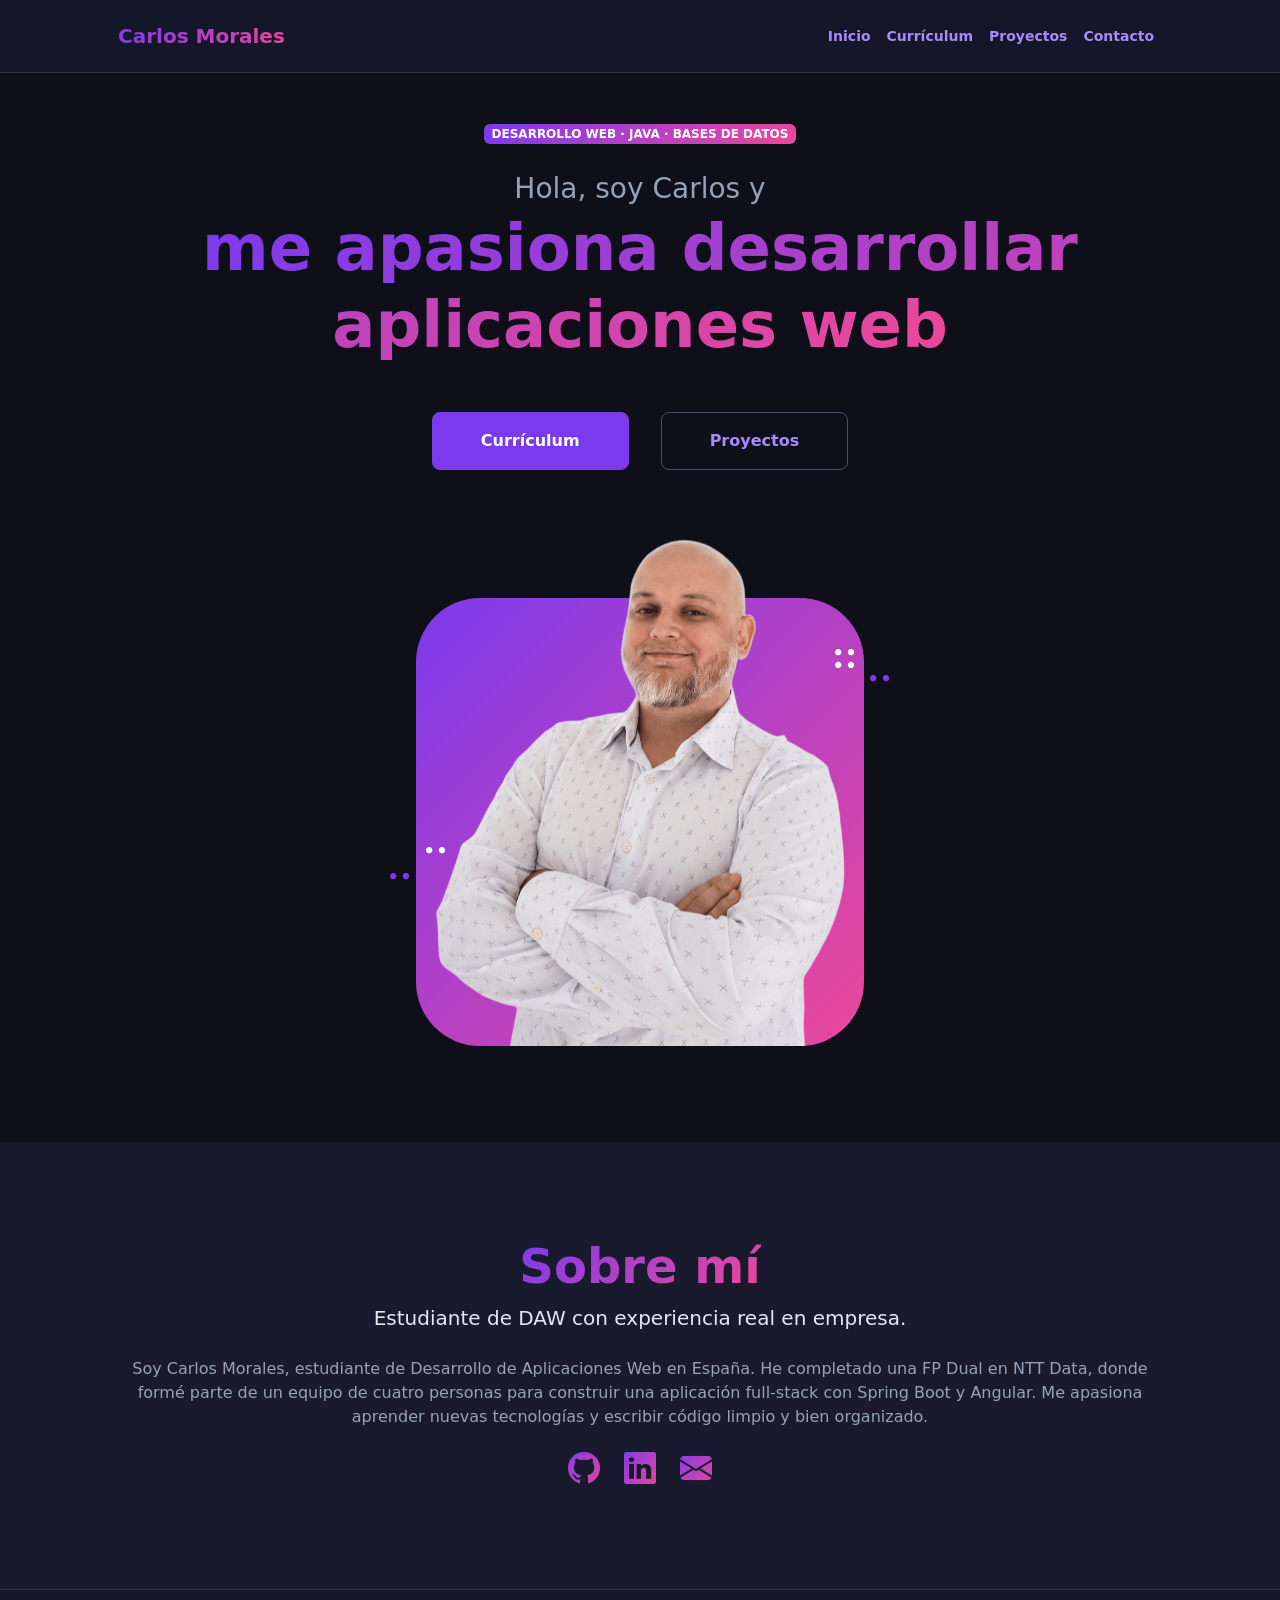
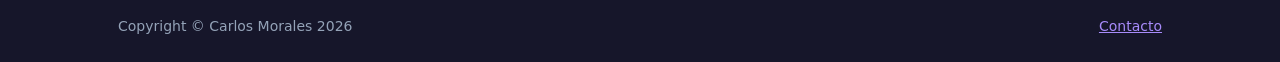
<file: index.html>
<!DOCTYPE html>
<html lang="es">
    <head>
        <meta charset="utf-8" />
        <meta name="viewport" content="width=device-width, initial-scale=1, shrink-to-fit=no" />
        <meta name="description" content="Portfolio de Carlos Morales, estudiante de DAW" />
        <meta name="author" content="Carlos Morales" />
        <title>Carlos Morales — Portfolio</title>
        <link rel="icon" type="image/x-icon" href="assets/favicon.ico" />
        <link rel="preconnect" href="https://fonts.googleapis.com" />
        <link rel="preconnect" href="https://fonts.gstatic.com" crossorigin />
        <link href="https://fonts.googleapis.com/css2?family=Plus+Jakarta+Sans:wght@100;200;300;400;500;600;700;800;900&display=swap" rel="stylesheet" />
        <link href="https://cdn.jsdelivr.net/npm/bootstrap-icons@1.8.1/font/bootstrap-icons.css" rel="stylesheet" />
        <link href="https://cdn.jsdelivr.net/npm/bootstrap@5.2.3/dist/css/bootstrap.min.css" rel="stylesheet" />
        <link href="css/styles.css" rel="stylesheet" />
    </head>
    <body class="d-flex flex-column h-100">
        <main class="flex-shrink-0">

            <nav class="navbar navbar-expand-lg navbar-light bg-white py-3">
                <div class="container px-5">
                    <a class="navbar-brand" href="index.html"><span class="fw-bolder text-primary">Carlos Morales</span></a>
                    <button class="navbar-toggler" type="button" data-bs-toggle="collapse" data-bs-target="#navbarSupportedContent" aria-controls="navbarSupportedContent" aria-expanded="false" aria-label="Toggle navigation"><span class="navbar-toggler-icon"></span></button>
                    <div class="collapse navbar-collapse" id="navbarSupportedContent">
                        <ul class="navbar-nav ms-auto mb-2 mb-lg-0 small fw-bolder">
                            <li class="nav-item"><a class="nav-link" href="index.html">Inicio</a></li>
                            <li class="nav-item"><a class="nav-link" href="resume.html">Currículum</a></li>
                            <li class="nav-item"><a class="nav-link" href="projects.html">Proyectos</a></li>
                            <li class="nav-item"><a class="nav-link" href="contact.html">Contacto</a></li>
                        </ul>
                    </div>
                </div>
            </nav>

            <header class="py-5">
                <div class="container px-5 pb-5">
                    <div class="row gx-5 align-items-center">
                        <div class="col-xxl-5">
                            <div class="text-center text-xxl-start">
                                <div class="badge bg-gradient-primary-to-secondary text-white mb-4">
                                    <div class="text-uppercase">Desarrollo Web &middot; Java &middot; Bases de Datos</div>
                                </div>
                                <div class="fs-3 fw-light text-muted">Hola, soy Carlos y</div>
                                <h1 class="display-3 fw-bolder mb-5"><span class="text-gradient d-inline">me apasiona desarrollar aplicaciones web</span></h1>
                                <div class="d-grid gap-3 d-sm-flex justify-content-sm-center justify-content-xxl-start mb-3">
                                    <a class="btn btn-primary btn-lg px-5 py-3 me-sm-3 fs-6 fw-bolder" href="resume.html">Currículum</a>
                                    <a class="btn btn-outline-dark btn-lg px-5 py-3 fs-6 fw-bolder" href="projects.html">Proyectos</a>
                                </div>
                            </div>
                        </div>
                        <div class="col-xxl-7">
                            <div class="d-flex justify-content-center mt-5 mt-xxl-0">
                                <div class="profile bg-gradient-primary-to-secondary">
                                    <img class="profile-img" src="assets/profile.png" alt="Carlos Morales" />
                                    <div class="dots-1">
                                        <svg version="1.1" xmlns="http://www.w3.org/2000/svg" xmlns:xlink="http://www.w3.org/1999/xlink" x="0px" y="0px" viewBox="0 0 191.6 1215.4" style="enable-background: new 0 0 191.6 1215.4" xml:space="preserve"><g transform="translate(0.000000,1280.000000) scale(0.100000,-0.100000)"><path d="M227.7,12788.6c-105-35-200-141-222-248c-43-206,163-412,369-369c155,32,275,190,260,339c-11,105-90,213-190,262C383.7,12801.6,289.7,12808.6,227.7,12788.6z"></path><path d="M1507.7,12788.6c-151-50-253-216-222-362c25-119,136-230,254-255c194-41,395,142,375,339c-11,105-90,213-190,262C1663.7,12801.6,1569.7,12808.6,1507.7,12788.6z"></path><path d="M227.7,11508.6c-105-35-200-141-222-248c-43-206,163-412,369-369c155,32,275,190,260,339c-11,105-90,213-190,262C383.7,11521.6,289.7,11528.6,227.7,11508.6z"></path><path d="M1507.7,11508.6c-151-50-253-216-222-362c25-119,136-230,254-255c194-41,395,142,375,339c-11,105-90,213-190,262C1663.7,11521.6,1569.7,11528.6,1507.7,11508.6z"></path></g></svg>
                                    </div>
                                    <div class="dots-2">
                                        <svg version="1.1" xmlns="http://www.w3.org/2000/svg" xmlns:xlink="http://www.w3.org/1999/xlink" x="0px" y="0px" viewBox="0 0 191.6 1215.4" style="enable-background: new 0 0 191.6 1215.4" xml:space="preserve"><g transform="translate(0.000000,1280.000000) scale(0.100000,-0.100000)"><path d="M227.7,12788.6c-105-35-200-141-222-248c-43-206,163-412,369-369c155,32,275,190,260,339c-11,105-90,213-190,262C383.7,12801.6,289.7,12808.6,227.7,12788.6z"></path><path d="M1507.7,12788.6c-151-50-253-216-222-362c25-119,136-230,254-255c194-41,395,142,375,339c-11,105-90,213-190,262C1663.7,12801.6,1569.7,12808.6,1507.7,12788.6z"></path></g></svg>
                                    </div>
                                    <div class="dots-3">
                                        <svg version="1.1" xmlns="http://www.w3.org/2000/svg" xmlns:xlink="http://www.w3.org/1999/xlink" x="0px" y="0px" viewBox="0 0 191.6 1215.4" style="enable-background: new 0 0 191.6 1215.4" xml:space="preserve"><g transform="translate(0.000000,1280.000000) scale(0.100000,-0.100000)"><path d="M227.7,12788.6c-105-35-200-141-222-248c-43-206,163-412,369-369c155,32,275,190,260,339c-11,105-90,213-190,262C383.7,12801.6,289.7,12808.6,227.7,12788.6z"></path><path d="M1507.7,12788.6c-151-50-253-216-222-362c25-119,136-230,254-255c194-41,395,142,375,339c-11,105-90,213-190,262C1663.7,12801.6,1569.7,12808.6,1507.7,12788.6z"></path></g></svg>
                                    </div>
                                    <div class="dots-4">
                                        <svg version="1.1" xmlns="http://www.w3.org/2000/svg" xmlns:xlink="http://www.w3.org/1999/xlink" x="0px" y="0px" viewBox="0 0 191.6 1215.4" style="enable-background: new 0 0 191.6 1215.4" xml:space="preserve"><g transform="translate(0.000000,1280.000000) scale(0.100000,-0.100000)"><path d="M227.7,12788.6c-105-35-200-141-222-248c-43-206,163-412,369-369c155,32,275,190,260,339c-11,105-90,213-190,262C383.7,12801.6,289.7,12808.6,227.7,12788.6z"></path><path d="M1507.7,12788.6c-151-50-253-216-222-362c25-119,136-230,254-255c194-41,395,142,375,339c-11,105-90,213-190,262C1663.7,12801.6,1569.7,12808.6,1507.7,12788.6z"></path></g></svg>
                                    </div>
                                </div>
                            </div>
                        </div>
                    </div>
                </div>
            </header>

            <section class="bg-light py-5">
                <div class="container px-5">
                    <div class="row gx-5 justify-content-center">
                        <div class="col-xxl-8">
                            <div class="text-center my-5">
                                <h2 class="display-5 fw-bolder"><span class="text-gradient d-inline">Sobre mí</span></h2>
                                <p class="lead fw-light mb-4">Estudiante de DAW con experiencia real en empresa.</p>
                                <p class="text-muted">
                                    Soy Carlos Morales, estudiante de Desarrollo de Aplicaciones Web en España.
                                    He completado una FP Dual en NTT Data, donde formé parte de un equipo de cuatro personas
                                    para construir una aplicación full-stack con Spring Boot y Angular.
                                    Me apasiona aprender nuevas tecnologías y escribir código limpio y bien organizado.
                                </p>
                                <div class="d-flex justify-content-center fs-2 gap-4">
                                    <a class="text-gradient" href="https://github.com/carlosmr14" target="_blank"><i class="bi bi-github"></i></a>
                                    <a class="text-gradient" href="https://www.linkedin.com/in/carlos-morales-ruiz-54906816a/" target="_blank"><i class="bi bi-linkedin"></i></a>
                                    <a class="text-gradient" href="mailto:carlosmr.1493@gmail.com"><i class="bi bi-envelope-fill"></i></a>
                                </div>
                            </div>
                        </div>
                    </div>
                </div>
            </section>

        </main>

        <footer class="bg-white py-4 mt-auto">
            <div class="container px-5">
                <div class="row align-items-center justify-content-between flex-column flex-sm-row">
                    <div class="col-auto"><div class="small m-0">Copyright &copy; Carlos Morales 2026</div></div>
                    <div class="col-auto">
                        <a class="small" href="contact.html">Contacto</a>
                    </div>
                </div>
            </div>
        </footer>

        <script src="https://cdn.jsdelivr.net/npm/bootstrap@5.2.3/dist/js/bootstrap.bundle.min.js"></script>
        <script src="js/scripts.js"></script>
        <button id="btn-arriba">
            <i class="bi bi-arrow-up"></i>
        </button>
    </body>
</html>
</file>
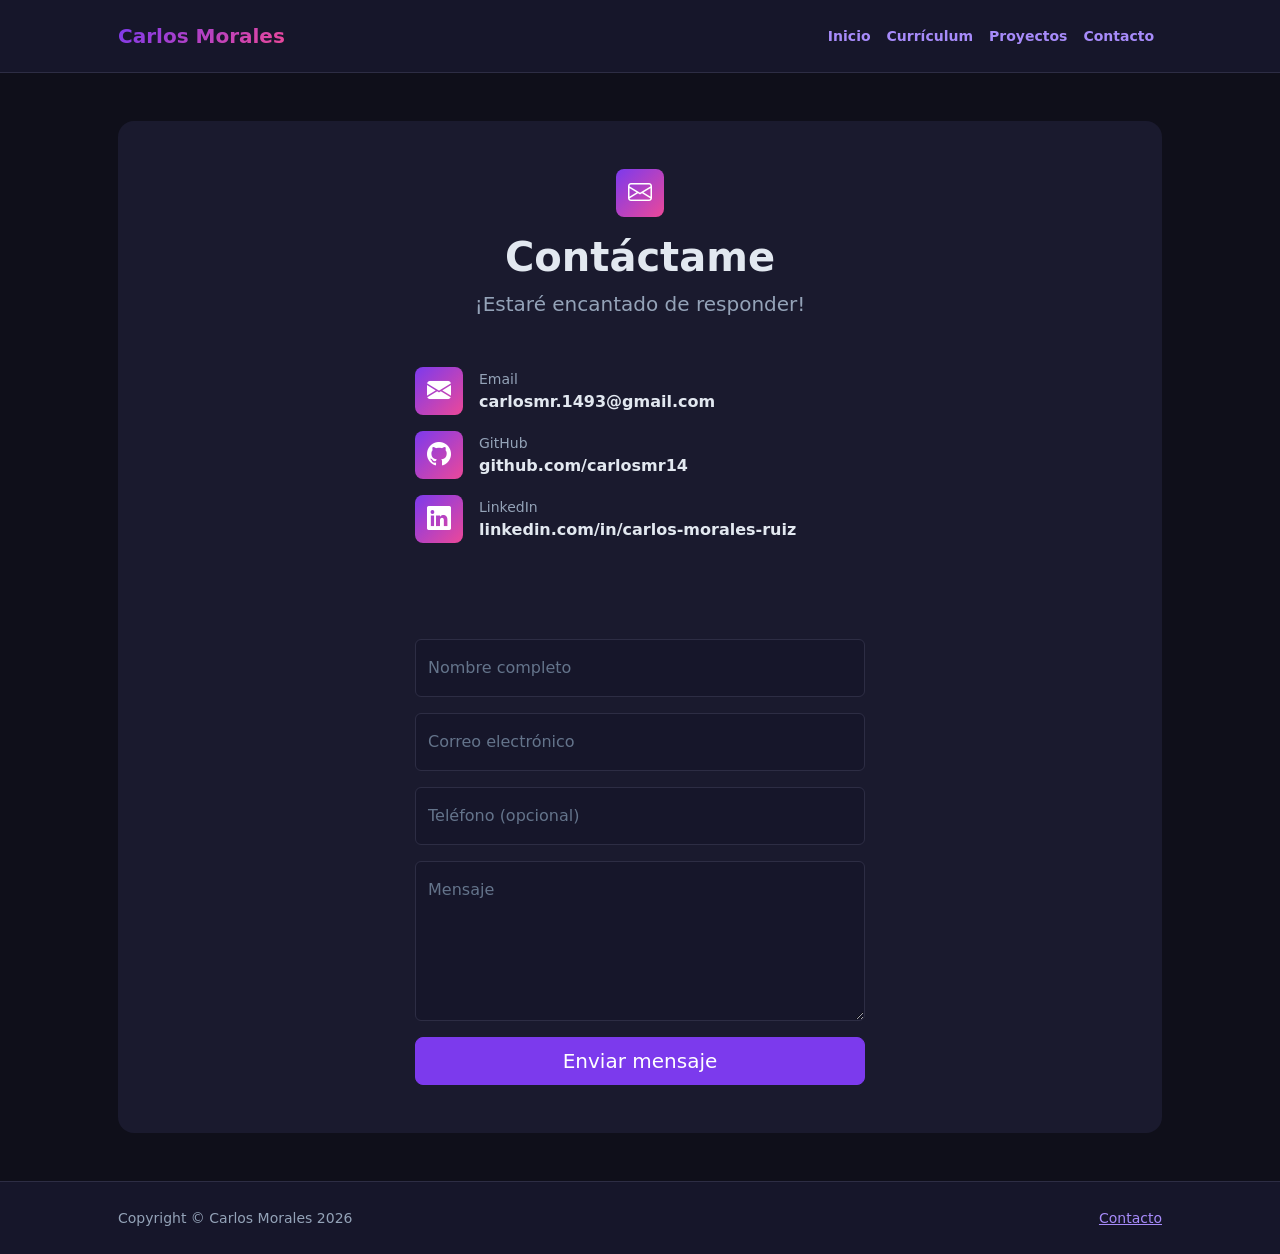
<file: contact.html>
<!DOCTYPE html>
<html lang="es">
    <head>
        <meta charset="utf-8" />
        <meta name="viewport" content="width=device-width, initial-scale=1, shrink-to-fit=no" />
        <meta name="description" content="Contacto — Carlos Morales" />
        <meta name="author" content="Carlos Morales" />
        <title>Contacto — Carlos Morales</title>
        <link rel="icon" type="image/x-icon" href="assets/favicon.ico" />
        <link rel="preconnect" href="https://fonts.googleapis.com" />
        <link rel="preconnect" href="https://fonts.gstatic.com" crossorigin />
        <link href="https://fonts.googleapis.com/css2?family=Plus+Jakarta+Sans:wght@100;200;300;400;500;600;700;800;900&display=swap" rel="stylesheet" />
        <link href="https://cdn.jsdelivr.net/npm/bootstrap-icons@1.8.1/font/bootstrap-icons.css" rel="stylesheet" />
        <link href="https://cdn.jsdelivr.net/npm/bootstrap@5.2.3/dist/css/bootstrap.min.css" rel="stylesheet" />
        <link href="css/styles.css" rel="stylesheet" />
    </head>
    <body class="d-flex flex-column">
        <main class="flex-shrink-0">

            <!-- Navbar -->
            <nav class="navbar navbar-expand-lg navbar-light bg-white py-3">
                <div class="container px-5">
                    <a class="navbar-brand" href="index.html"><span class="fw-bolder text-primary">Carlos Morales</span></a>
                    <button class="navbar-toggler" type="button" data-bs-toggle="collapse" data-bs-target="#navbarSupportedContent" aria-controls="navbarSupportedContent" aria-expanded="false" aria-label="Toggle navigation"><span class="navbar-toggler-icon"></span></button>
                    <div class="collapse navbar-collapse" id="navbarSupportedContent">
                        <ul class="navbar-nav ms-auto mb-2 mb-lg-0 small fw-bolder">
                            <li class="nav-item"><a class="nav-link" href="index.html">Inicio</a></li>
                            <li class="nav-item"><a class="nav-link" href="resume.html">Currículum</a></li>
                            <li class="nav-item"><a class="nav-link" href="projects.html">Proyectos</a></li>
                            <li class="nav-item"><a class="nav-link" href="contact.html">Contacto</a></li>
                        </ul>
                    </div>
                </div>
            </nav>

            <section class="py-5">
                <div class="container px-5">
                    <div class="bg-light rounded-4 py-5 px-4 px-md-5">
                        <div class="text-center mb-5">
                            <div class="feature bg-primary bg-gradient-primary-to-secondary text-white rounded-3 mb-3">
                                <i class="bi bi-envelope"></i>
                            </div>
                            <h1 class="fw-bolder">Contáctame</h1>
                            <p class="lead fw-normal text-muted mb-0">¡Estaré encantado de responder!</p>
                        </div>

                        <div class="row gx-5 justify-content-center mb-5">
                            <div class="col-lg-8 col-xl-6">
                                <div class="d-flex flex-column gap-3 mb-5">
                                    <div class="d-flex align-items-center gap-3">
                                        <div class="feature bg-primary bg-gradient-primary-to-secondary text-white rounded-3" style="width:48px;height:48px;display:flex;align-items:center;justify-content:center;flex-shrink:0;">
                                            <i class="bi bi-envelope-fill"></i>
                                        </div>
                                        <div>
                                            <div class="small text-muted">Email</div>
                                            <a href="mailto:carlosmr.1493@gmail.com" class="fw-bolder text-decoration-none" style="color:#e2e8f0 !important;">carlosmr.1493@gmail.com</a>
                                        </div>
                                    </div>
                                    <div class="d-flex align-items-center gap-3">
                                        <div class="feature bg-primary bg-gradient-primary-to-secondary text-white rounded-3" style="width:48px;height:48px;display:flex;align-items:center;justify-content:center;flex-shrink:0;">
                                            <i class="bi bi-github"></i>
                                        </div>
                                        <div>
                                            <div class="small text-muted">GitHub</div>
                                            <a href="https://github.com/carlosmr14" target="_blank" class="fw-bolder text-decoration-none" style="color:#e2e8f0 !important;">github.com/carlosmr14</a>
                                        </div>
                                    </div>
                                    <div class="d-flex align-items-center gap-3">
                                        <div class="feature bg-primary bg-gradient-primary-to-secondary text-white rounded-3" style="width:48px;height:48px;display:flex;align-items:center;justify-content:center;flex-shrink:0;">
                                            <i class="bi bi-linkedin"></i>
                                        </div>
                                        <div>
                                            <div class="small text-muted">LinkedIn</div>
                                            <a href="https://www.linkedin.com/in/carlos-morales-ruiz-54906816a/" target="_blank" class="fw-bolder text-decoration-none" style="color:#e2e8f0 !important;">linkedin.com/in/carlos-morales-ruiz</a>
                                        </div>
                                    </div>
                                </div>
                            </div>
                        </div>

                        <div class="row gx-5 justify-content-center">
                            <div class="col-lg-8 col-xl-6">
                                <form action="https://formspree.io/f/meewoyln" method="POST">
                                    <div class="form-floating mb-3">
                                        <input class="form-control" id="name" name="name" type="text" placeholder="Tu nombre" required />
                                        <label for="name">Nombre completo</label>
                                    </div>
                                    <div class="form-floating mb-3">
                                        <input class="form-control" id="email" name="email" type="email" placeholder="nombre@ejemplo.com" required />
                                        <label for="email">Correo electrónico</label>
                                    </div>
                                    <div class="form-floating mb-3">
                                        <input class="form-control" id="phone" name="phone" type="tel" placeholder="612 345 678" />
                                        <label for="phone">Teléfono (opcional)</label>
                                    </div>
                                    <div class="form-floating mb-3">
                                        <textarea class="form-control" id="message" name="message" placeholder="Escribe tu mensaje..." style="height: 10rem" required></textarea>
                                        <label for="message">Mensaje</label>
                                    </div>
                                    <div class="d-grid">
                                        <button class="btn btn-primary btn-lg" type="submit">Enviar mensaje</button>
                                    </div>
                                </form>
                            </div>
                        </div>

                    </div>
                </div>
            </section>

        </main>

        <footer class="bg-white py-4 mt-auto">
            <div class="container px-5">
                <div class="row align-items-center justify-content-between flex-column flex-sm-row">
                    <div class="col-auto"><div class="small m-0">Copyright &copy; Carlos Morales 2026</div></div>
                    <div class="col-auto"><a class="small" href="contact.html">Contacto</a></div>
                </div>
            </div>
        </footer>

        <script src="https://cdn.jsdelivr.net/npm/bootstrap@5.2.3/dist/js/bootstrap.bundle.min.js"></script>
        <script src="js/scripts.js"></script>
        <button id="btn-arriba">
            <i class="bi bi-arrow-up"></i>
        </button>
    </body>
</html>
</file>
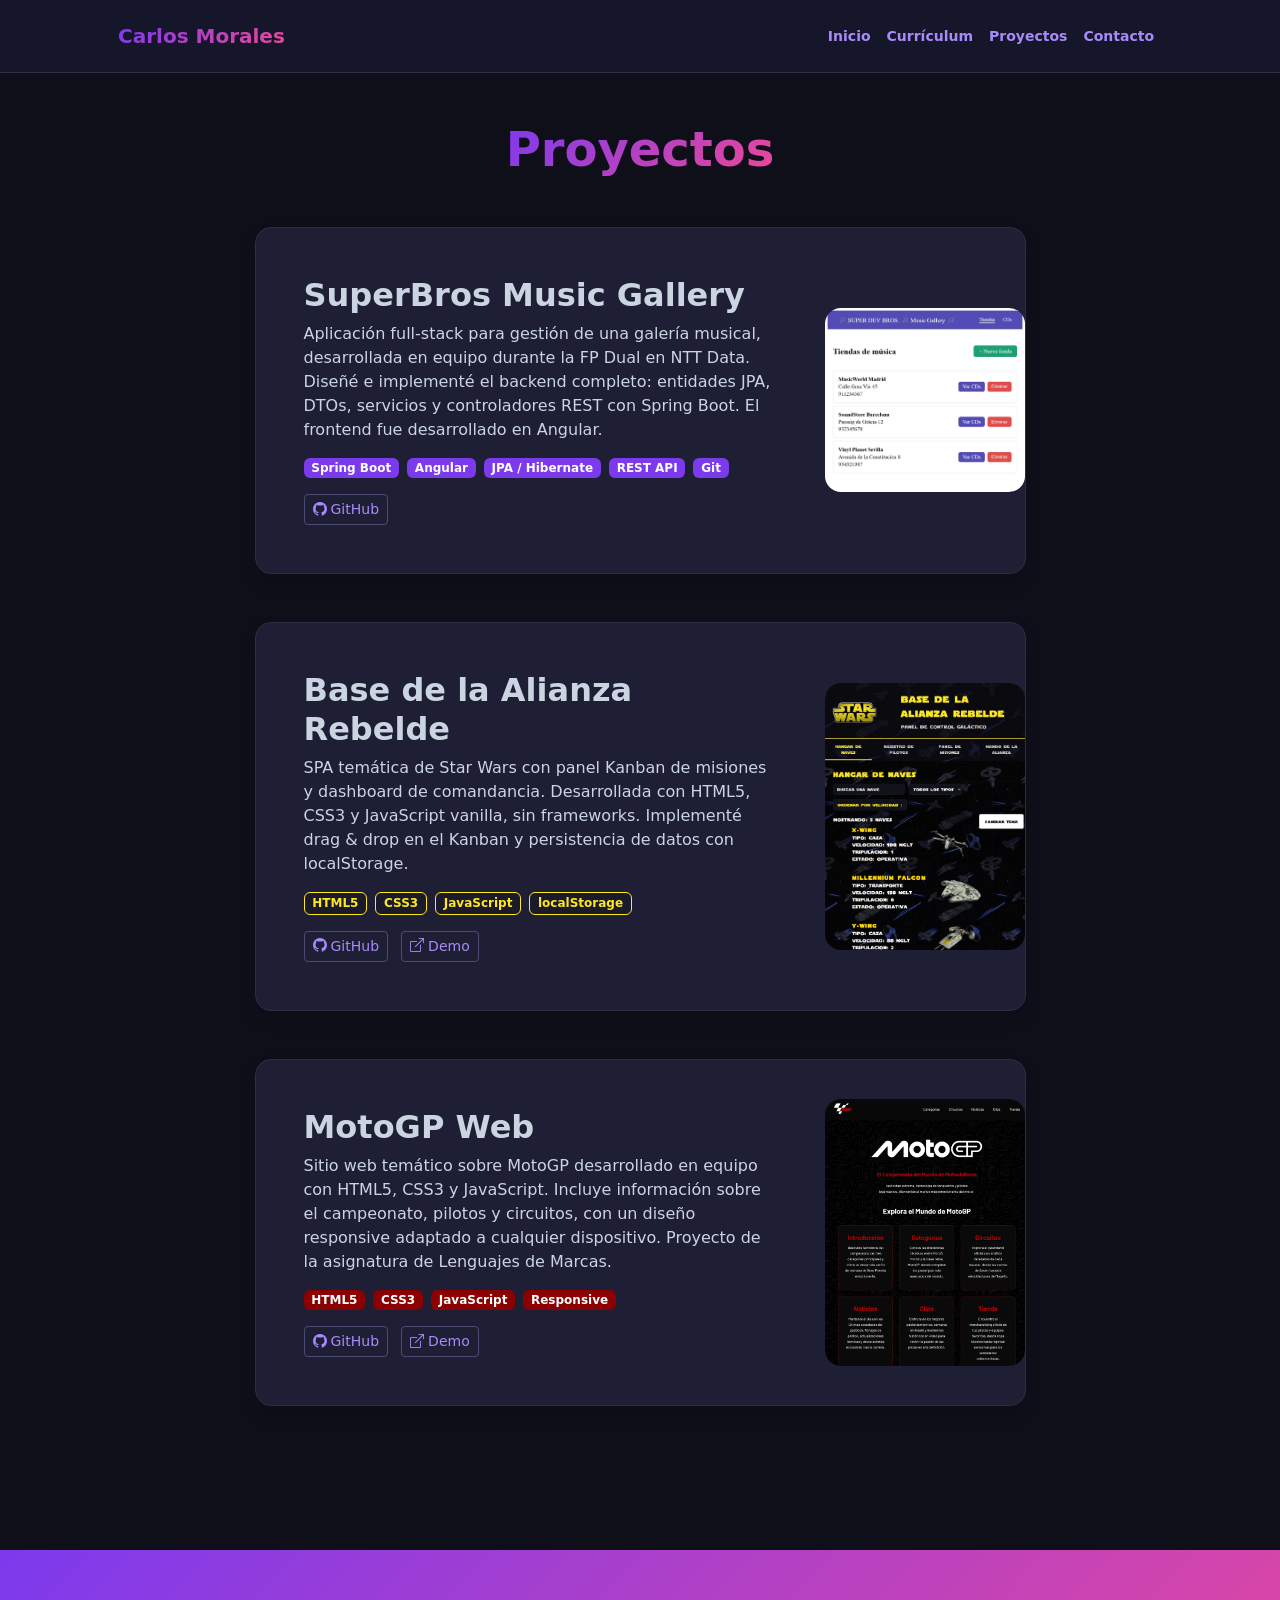
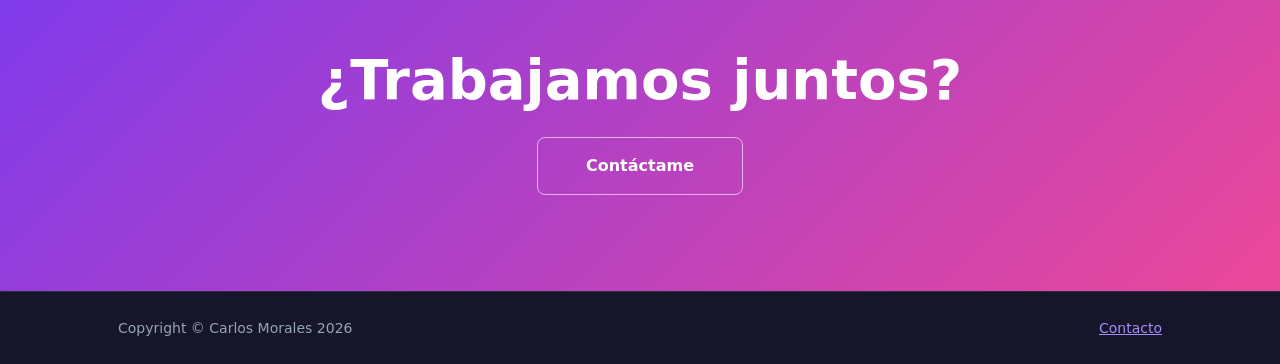
<file: projects.html>
<!DOCTYPE html>
<html lang="es">
    <head>
        <meta charset="utf-8" />
        <meta name="viewport" content="width=device-width, initial-scale=1, shrink-to-fit=no" />
        <meta name="description" content="Proyectos de Carlos Morales" />
        <meta name="author" content="Carlos Morales" />
        <title>Proyectos — Carlos Morales</title>
        <link rel="icon" type="image/x-icon" href="assets/favicon.ico" />
        <link rel="preconnect" href="https://fonts.googleapis.com" />
        <link rel="preconnect" href="https://fonts.gstatic.com" crossorigin />
        <link href="https://fonts.googleapis.com/css2?family=Plus+Jakarta+Sans:wght@100;200;300;400;500;600;700;800;900&display=swap" rel="stylesheet" />
        <link href="https://cdn.jsdelivr.net/npm/bootstrap-icons@1.8.1/font/bootstrap-icons.css" rel="stylesheet" />
        <link href="https://cdn.jsdelivr.net/npm/bootstrap@5.2.3/dist/css/bootstrap.min.css" rel="stylesheet" />
        <link href="css/styles.css" rel="stylesheet" />
    </head>
    <body class="d-flex flex-column h-100">
        <main class="flex-shrink-0">

            <nav class="navbar navbar-expand-lg navbar-light bg-white py-3">
                <div class="container px-5">
                    <a class="navbar-brand" href="index.html"><span class="fw-bolder text-primary">Carlos Morales</span></a>
                    <button class="navbar-toggler" type="button" data-bs-toggle="collapse" data-bs-target="#navbarSupportedContent" aria-controls="navbarSupportedContent" aria-expanded="false" aria-label="Toggle navigation"><span class="navbar-toggler-icon"></span></button>
                    <div class="collapse navbar-collapse" id="navbarSupportedContent">
                        <ul class="navbar-nav ms-auto mb-2 mb-lg-0 small fw-bolder">
                            <li class="nav-item"><a class="nav-link" href="index.html">Inicio</a></li>
                            <li class="nav-item"><a class="nav-link" href="resume.html">Currículum</a></li>
                            <li class="nav-item"><a class="nav-link" href="projects.html">Proyectos</a></li>
                            <li class="nav-item"><a class="nav-link" href="contact.html">Contacto</a></li>
                        </ul>
                    </div>
                </div>
            </nav>

            <section class="py-5">
                <div class="container px-5 mb-5">
                    <div class="text-center mb-5">
                        <h1 class="display-5 fw-bolder mb-0"><span class="text-gradient d-inline">Proyectos</span></h1>
                    </div>
                    <div class="row gx-5 justify-content-center">
                        <div class="col-lg-11 col-xl-9 col-xxl-8">

                            <div class="card overflow-hidden shadow rounded-4 border-0 mb-5">
                                <div class="card-body p-0">
                                    <div class="d-flex align-items-center">
                                        <div class="p-5">
                                            <h2 class="fw-bolder">SuperBros Music Gallery</h2>
                                            <p>
                                                Aplicación full-stack para gestión de una galería musical, desarrollada
                                                en equipo durante la FP Dual en NTT Data. Diseñé e implementé el backend
                                                completo: entidades JPA, DTOs, servicios y controladores REST con Spring Boot.
                                                El frontend fue desarrollado en Angular.
                                            </p>
                                            <div class="d-flex gap-2 flex-wrap">
                                                <span class="badge bg-primary">Spring Boot</span>
                                                <span class="badge bg-primary">Angular</span>
                                                <span class="badge bg-primary">JPA / Hibernate</span>
                                                <span class="badge bg-primary">REST API</span>
                                                <span class="badge bg-primary">Git</span>
                                            </div>
                                            <div class="mt-3">
                                                <a href="https://github.com/raulvaliente/superbrosmusicgallery" target="_blank" class="btn btn-outline-dark btn-sm me-2"><i class="bi bi-github me-1"></i>GitHub</a>
                                            </div>
                                        </div>
                                        <img class="img-fluid d-none d-md-block rounded-4" src="assets/superbros.webp" alt="SuperBros Music Gallery" style="max-width: 200px;" />
                                    </div>
                                </div>
                            </div>

                            <div class="card overflow-hidden shadow rounded-4 border-0 mb-5">
                                <div class="card-body p-0">
                                    <div class="d-flex align-items-center">
                                        <div class="p-5">
                                            <h2 class="fw-bolder">Base de la Alianza Rebelde</h2>
                                            <p>
                                                SPA temática de Star Wars con panel Kanban de misiones y dashboard de
                                                comandancia. Desarrollada con HTML5, CSS3 y JavaScript vanilla, sin
                                                frameworks. Implementé drag & drop en el Kanban y persistencia de datos
                                                con localStorage.
                                            </p>
                                            <div class="d-flex gap-2 flex-wrap">
                                                <span class="badge badge-starwars">HTML5</span>
                                                <span class="badge badge-starwars">CSS3</span>
                                                <span class="badge badge-starwars">JavaScript</span>
                                                <span class="badge badge-starwars">localStorage</span>
                                            </div>
                                            <div class="mt-3">
                                                <a href="https://github.com/Pabloliveros/PROYECTO-WEB-STAR-WARS" target="_blank" class="btn btn-outline-dark btn-sm me-2"><i class="bi bi-github me-1"></i>GitHub</a>
                                                <a href="https://pabloliveros.github.io/PROYECTO-WEB-STAR-WARS/" target="_blank" class="btn btn-outline-dark btn-sm"><i class="bi bi-box-arrow-up-right me-1"></i>Demo</a>
                                            </div>
                                        </div>
                                        <img class="img-fluid d-none d-md-block rounded-4" src="assets/star-wars.webp" alt="Base de la Alianza Rebelde" style="max-width: 200px;" />
                                    </div>
                                </div>
                            </div>

                            <div class="card overflow-hidden shadow rounded-4 border-0 mb-5">
                                <div class="card-body p-0">
                                    <div class="d-flex align-items-center">
                                        <div class="p-5">
                                            <h2 class="fw-bolder">MotoGP Web</h2>
                                            <p>
                                                Sitio web temático sobre MotoGP desarrollado en equipo con HTML5, CSS3 y JavaScript.
                                                Incluye información sobre el campeonato, pilotos y circuitos, con un diseño
                                                responsive adaptado a cualquier dispositivo. Proyecto de la asignatura de
                                                Lenguajes de Marcas.
                                            </p>
                                            <div class="d-flex gap-2 flex-wrap">
                                                <span class="badge badge-motogp">HTML5</span>
                                                <span class="badge badge-motogp">CSS3</span>
                                                <span class="badge badge-motogp">JavaScript</span>
                                                <span class="badge badge-motogp">Responsive</span>
                                            </div>
                                            <div class="mt-3">
                                                <a href="https://github.com/XxVascoDuranxX/HTML-Grupo-2" target="_blank" class="btn btn-outline-dark btn-sm me-2"><i class="bi bi-github me-1"></i>GitHub</a>
                                                <a href="https://xxvascoduranxx.github.io/HTML-Grupo-2/" target="_blank" class="btn btn-outline-dark btn-sm"><i class="bi bi-box-arrow-up-right me-1"></i>Demo</a>
                                            </div>
                                        </div>
                                        <img class="img-fluid d-none d-md-block rounded-4" src="assets/motogp.webp" alt="MotoGP Web" style="max-width: 200px;" />
                                    </div>
                                </div>
                            </div>

                        </div>
                    </div>
                </div>
            </section>

            <section class="py-5 bg-gradient-primary-to-secondary text-white">
                <div class="container px-5 my-5">
                    <div class="text-center">
                        <h2 class="display-4 fw-bolder mb-4">¿Trabajamos juntos?</h2>
                        <a class="btn btn-outline-light btn-lg px-5 py-3 fs-6 fw-bolder" href="contact.html">Contáctame</a>
                    </div>
                </div>
            </section>

        </main>

        <footer class="bg-white py-4 mt-auto">
            <div class="container px-5">
                <div class="row align-items-center justify-content-between flex-column flex-sm-row">
                    <div class="col-auto"><div class="small m-0">Copyright &copy; Carlos Morales 2026</div></div>
                    <div class="col-auto"><a class="small" href="contact.html">Contacto</a></div>
                </div>
            </div>
        </footer>

        <script src="https://cdn.jsdelivr.net/npm/bootstrap@5.2.3/dist/js/bootstrap.bundle.min.js"></script>
        <script src="js/scripts.js"></script>
        <button id="btn-arriba">
            <i class="bi bi-arrow-up"></i>
        </button>
    </body>
</html>
</file>
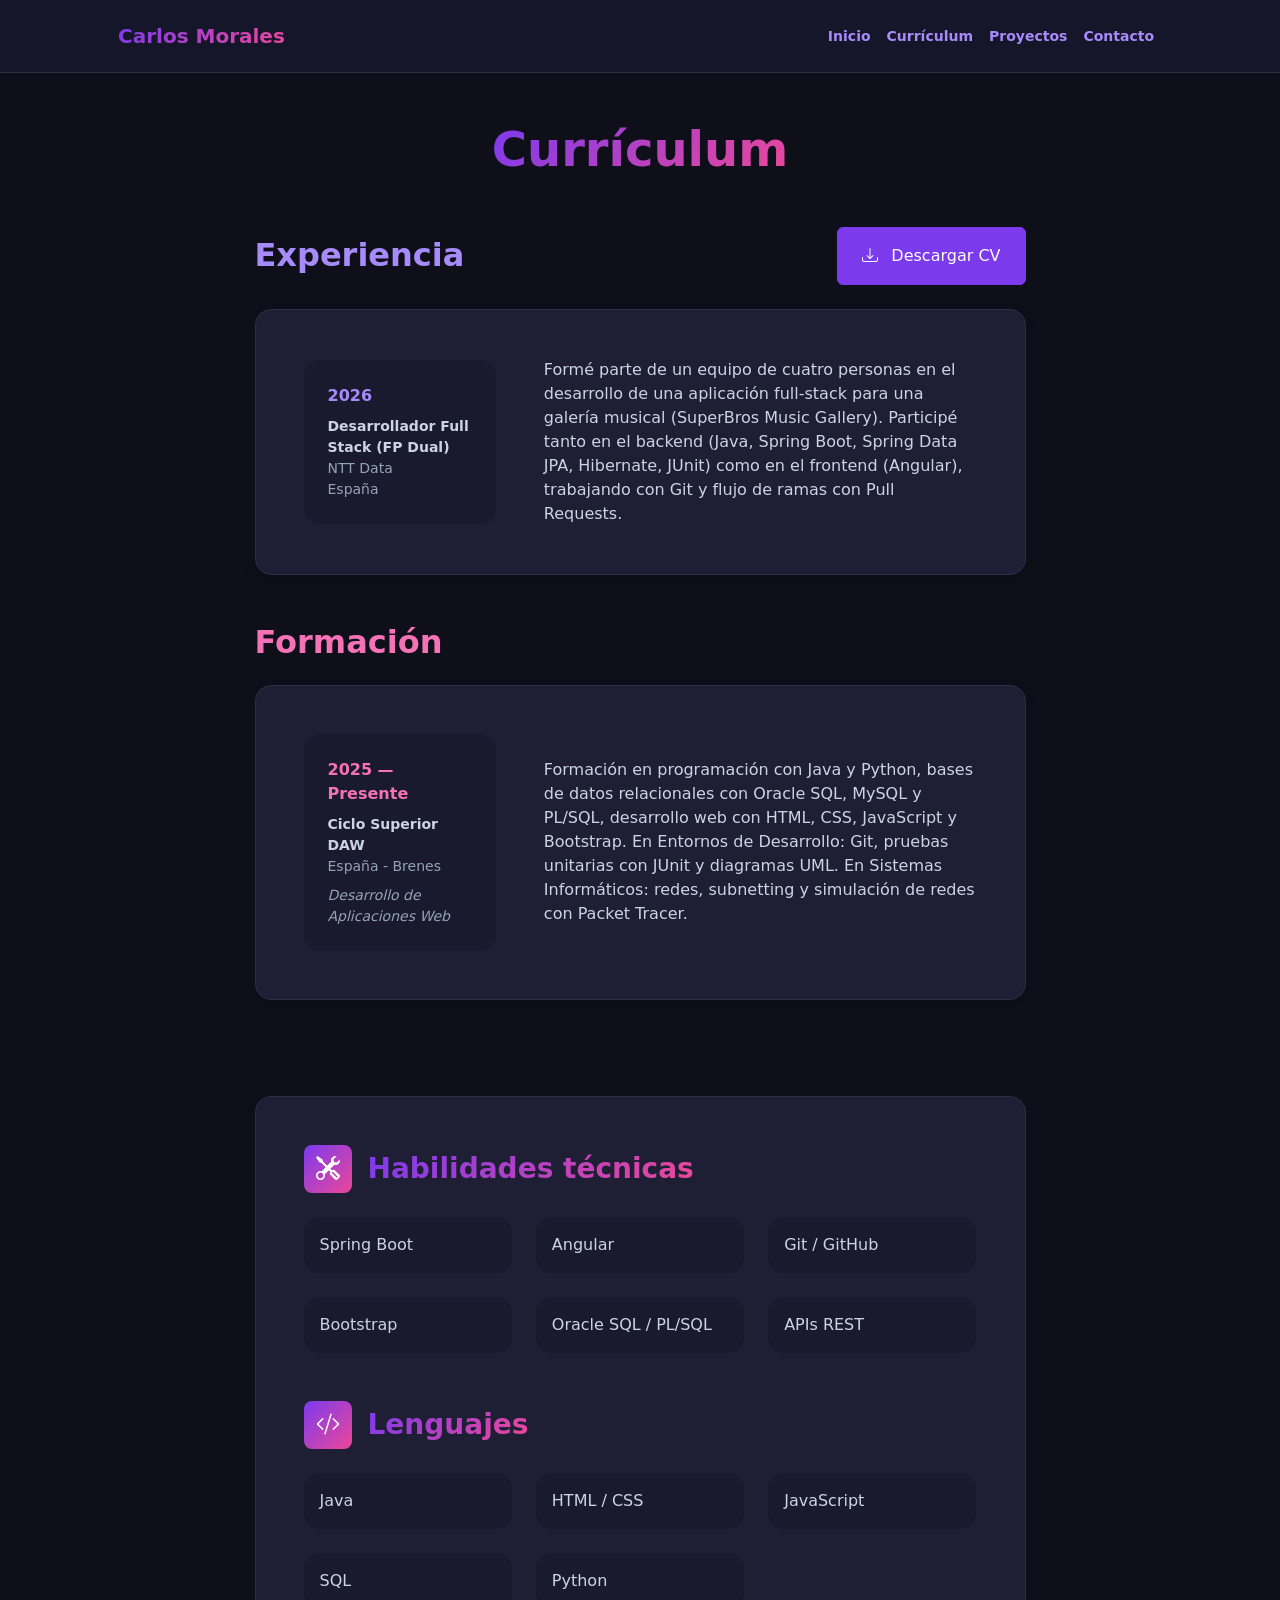
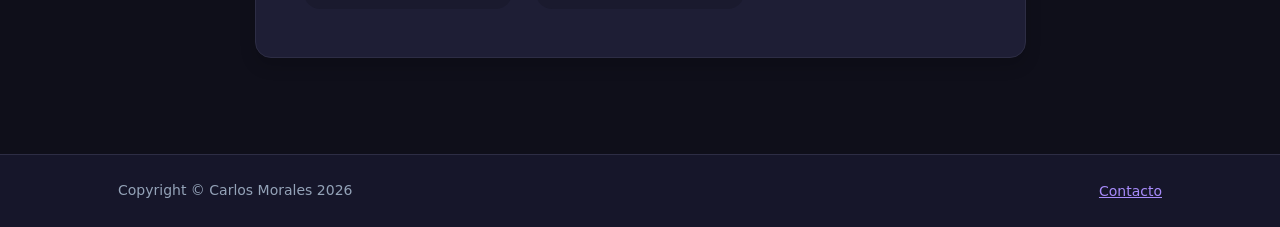
<file: resume.html>
<!DOCTYPE html>
<html lang="es">
    <head>
        <meta charset="utf-8" />
        <meta name="viewport" content="width=device-width, initial-scale=1, shrink-to-fit=no" />
        <meta name="description" content="Currículum de Carlos Morales" />
        <meta name="author" content="Carlos Morales" />
        <title>Currículum — Carlos Morales</title>
        <link rel="icon" type="image/x-icon" href="assets/favicon.ico" />
        <link rel="preconnect" href="https://fonts.googleapis.com" />
        <link rel="preconnect" href="https://fonts.gstatic.com" crossorigin />
        <link href="https://fonts.googleapis.com/css2?family=Plus+Jakarta+Sans:wght@100;200;300;400;500;600;700;800;900&display=swap" rel="stylesheet" />
        <link href="https://cdn.jsdelivr.net/npm/bootstrap-icons@1.8.1/font/bootstrap-icons.css" rel="stylesheet" />
        <link href="https://cdn.jsdelivr.net/npm/bootstrap@5.2.3/dist/css/bootstrap.min.css" rel="stylesheet" />
        <link href="css/styles.css" rel="stylesheet" />
    </head>
    <body class="d-flex flex-column h-100">
        <main class="flex-shrink-0">

            <nav class="navbar navbar-expand-lg navbar-light bg-white py-3">
                <div class="container px-5">
                    <a class="navbar-brand" href="index.html"><span class="fw-bolder text-primary">Carlos Morales</span></a>
                    <button class="navbar-toggler" type="button" data-bs-toggle="collapse" data-bs-target="#navbarSupportedContent" aria-controls="navbarSupportedContent" aria-expanded="false" aria-label="Toggle navigation"><span class="navbar-toggler-icon"></span></button>
                    <div class="collapse navbar-collapse" id="navbarSupportedContent">
                        <ul class="navbar-nav ms-auto mb-2 mb-lg-0 small fw-bolder">
                            <li class="nav-item"><a class="nav-link" href="index.html">Inicio</a></li>
                            <li class="nav-item"><a class="nav-link" href="resume.html">Currículum</a></li>
                            <li class="nav-item"><a class="nav-link" href="projects.html">Proyectos</a></li>
                            <li class="nav-item"><a class="nav-link" href="contact.html">Contacto</a></li>
                        </ul>
                    </div>
                </div>
            </nav>

            <div class="container px-5 my-5">
                <div class="text-center mb-5">
                    <h1 class="display-5 fw-bolder mb-0"><span class="text-gradient d-inline">Currículum</span></h1>
                </div>
                <div class="row gx-5 justify-content-center">
                    <div class="col-lg-11 col-xl-9 col-xxl-8">

                        <section>
                            <div class="d-flex align-items-center justify-content-between mb-4">
                                <h2 class="text-primary fw-bolder mb-0">Experiencia</h2>
                                <a class="btn btn-primary px-4 py-3" href="assets/cv.pdf" target="_blank" download>
                                    <div class="d-inline-block bi bi-download me-2"></div>
                                    Descargar CV
                                </a>
                            </div>

                            <div class="card shadow border-0 rounded-4 mb-5">
                                <div class="card-body p-5">
                                    <div class="row align-items-center gx-5">
                                        <div class="col text-center text-lg-start mb-4 mb-lg-0">
                                            <div class="bg-light p-4 rounded-4">
                                                <div class="text-primary fw-bolder mb-2">2026</div>
                                                <div class="small fw-bolder">Desarrollador Full Stack (FP Dual)</div>
                                                <div class="small text-muted">NTT Data</div>
                                                <div class="small text-muted">España</div>
                                            </div>
                                        </div>
                                        <div class="col-lg-8">
                                            <div>
                                                Formé parte de un equipo de cuatro personas en el desarrollo de una aplicación
                                                full-stack para una galería musical (SuperBros Music Gallery). Participé tanto
                                                en el backend (Java, Spring Boot, Spring Data JPA, Hibernate, JUnit) como en
                                                el frontend (Angular), trabajando con Git y flujo de ramas con Pull Requests.
                                            </div>
                                        </div>
                                    </div>
                                </div>
                            </div>
                        </section>

                        <section>
                            <h2 class="text-secondary fw-bolder mb-4">Formación</h2>

                            <div class="card shadow border-0 rounded-4 mb-5">
                                <div class="card-body p-5">
                                    <div class="row align-items-center gx-5">
                                        <div class="col text-center text-lg-start mb-4 mb-lg-0">
                                            <div class="bg-light p-4 rounded-4">
                                                <div class="text-secondary fw-bolder mb-2">2025 — Presente</div>
                                                <div class="mb-2">
                                                    <div class="small fw-bolder">Ciclo Superior DAW</div>
                                                    <div class="small text-muted">España - Brenes</div>
                                                </div>
                                                <div class="fst-italic">
                                                    <div class="small text-muted">Desarrollo de</div>
                                                    <div class="small text-muted">Aplicaciones Web</div>
                                                </div>
                                            </div>
                                        </div>
                                        <div class="col-lg-8">
                                            <div>
                                                Formación en programación con Java y Python, bases de datos relacionales
                                                con Oracle SQL, MySQL y PL/SQL, desarrollo web con HTML, CSS, JavaScript y Bootstrap.
                                                En Entornos de Desarrollo: Git, pruebas unitarias con JUnit
                                                y diagramas UML. En Sistemas Informáticos: redes, subnetting y simulación de redes
                                                con Packet Tracer.
                                            </div>
                                        </div>
                                    </div>
                                </div>
                            </div>
                        </section>

                        <div class="pb-5"></div>

                        <section>
                            <div class="card shadow border-0 rounded-4 mb-5">
                                <div class="card-body p-5">

                                    <div class="mb-5">
                                        <div class="d-flex align-items-center mb-4">
                                            <div class="feature bg-primary bg-gradient-primary-to-secondary text-white rounded-3 me-3"><i class="bi bi-tools"></i></div>
                                            <h3 class="fw-bolder mb-0"><span class="text-gradient d-inline">Habilidades técnicas</span></h3>
                                        </div>
                                        <div class="row row-cols-1 row-cols-md-3 mb-4">
                                            <div class="col mb-4 mb-md-0"><div class="d-flex align-items-center bg-light rounded-4 p-3 h-100">Spring Boot</div></div>
                                            <div class="col mb-4 mb-md-0"><div class="d-flex align-items-center bg-light rounded-4 p-3 h-100">Angular</div></div>
                                            <div class="col"><div class="d-flex align-items-center bg-light rounded-4 p-3 h-100">Git / GitHub</div></div>
                                        </div>
                                        <div class="row row-cols-1 row-cols-md-3">
                                            <div class="col mb-4 mb-md-0"><div class="d-flex align-items-center bg-light rounded-4 p-3 h-100">Bootstrap</div></div>
                                            <div class="col mb-4 mb-md-0"><div class="d-flex align-items-center bg-light rounded-4 p-3 h-100">Oracle SQL / PL/SQL</div></div>
                                            <div class="col"><div class="d-flex align-items-center bg-light rounded-4 p-3 h-100">APIs REST</div></div>
                                        </div>
                                    </div>

                                    <!-- Lenguajes -->
                                    <div class="mb-0">
                                        <div class="d-flex align-items-center mb-4">
                                            <div class="feature bg-primary bg-gradient-primary-to-secondary text-white rounded-3 me-3"><i class="bi bi-code-slash"></i></div>
                                            <h3 class="fw-bolder mb-0"><span class="text-gradient d-inline">Lenguajes</span></h3>
                                        </div>
                                        <div class="row row-cols-1 row-cols-md-3 mb-4">
                                            <div class="col mb-4 mb-md-0"><div class="d-flex align-items-center bg-light rounded-4 p-3 h-100">Java</div></div>
                                            <div class="col mb-4 mb-md-0"><div class="d-flex align-items-center bg-light rounded-4 p-3 h-100">HTML / CSS</div></div>
                                            <div class="col"><div class="d-flex align-items-center bg-light rounded-4 p-3 h-100">JavaScript</div></div>
                                        </div>
                                        <div class="row row-cols-1 row-cols-md-3">
                                            <div class="col mb-4 mb-md-0"><div class="d-flex align-items-center bg-light rounded-4 p-3 h-100">SQL</div></div>
                                            <div class="col mb-4 mb-md-0"><div class="d-flex align-items-center bg-light rounded-4 p-3 h-100">Python</div></div>
                                        </div>
                                    </div>

                                </div>
                            </div>
                        </section>

                    </div>
                </div>
            </div>
        </main>

        <footer class="bg-white py-4 mt-auto">
            <div class="container px-5">
                <div class="row align-items-center justify-content-between flex-column flex-sm-row">
                    <div class="col-auto"><div class="small m-0">Copyright &copy; Carlos Morales 2026</div></div>
                    <div class="col-auto"><a class="small" href="contact.html">Contacto</a></div>
                </div>
            </div>
        </footer>

        <script src="https://cdn.jsdelivr.net/npm/bootstrap@5.2.3/dist/js/bootstrap.bundle.min.js"></script>
        <script src="js/scripts.js"></script>
        <button id="btn-arriba">
            <i class="bi bi-arrow-up"></i>
        </button>
    </body>
</html>
</file>
<file: css/styles.css>
/* tema oscuro */
:root {
  --bs-primary:          #7c3aed;
  --bs-secondary:        #ec4899;
  --bs-primary-rgb:      124, 58, 237;
  --bs-secondary-rgb:    236, 72, 153;
  --bs-link-color:       #a78bfa;
  --bs-link-hover-color: #c4b5fd;
  --bs-body-color:       #e2e8f0;
  --bs-body-bg:          #0f0f1a;
  --bs-body-color-rgb:   226, 232, 240;
  --bs-body-bg-rgb:      15, 15, 26;
  --bs-border-color:     #2d2d44;
}

/* Base */
html, body { height: 100%; }
body {
  background-color: #0f0f1a;
  color: #e2e8f0;
}

/* Navbar */
.navbar.bg-white {
  background-color: #16162a !important;
  border-bottom: 1px solid #2d2d44;
}

.navbar-brand span {
  background: -webkit-linear-gradient(315deg, #7c3aed 0%, #ec4899 100%);
  -webkit-background-clip: text;
  -webkit-text-fill-color: transparent;
}

.nav-link { color: #a78bfa !important; }
.nav-link:hover { color: #ec4899 !important; }

/* Menú hamburguesa en móvil */
.navbar-toggler { border-color: #a78bfa; }
.navbar-toggler-icon {
  background-image: url("data:image/svg+xml,%3csvg xmlns='http://www.w3.org/2000/svg' viewBox='0 0 30 30'%3e%3cpath stroke='%23a78bfa' stroke-linecap='round' stroke-miterlimit='10' stroke-width='2' d='M4 7h22M4 15h22M4 23h22'/%3e%3c/svg%3e");
}

/* Footer */
footer.bg-white {
  background-color: #16162a !important;
  border-top: 1px solid #2d2d44;
  color: #94a3b8;
}

footer a { color: #a78bfa; }
footer a:hover { color: #ec4899; }

/* Fondos */
.bg-light { background-color: #1a1a2e !important; }

/* Tarjetas */
.card {
  background-color: #1e1e35 !important;
  border: 1px solid #2d2d44 !important;
  color: #e2e8f0 !important;
}

.card .bg-light { background-color: #16162a !important; }
.card p, .card div { color: #cbd5e1; }

/* Degradado principal */
.bg-gradient-primary-to-secondary {
  background: linear-gradient(135deg, #7c3aed 0%, #ec4899 100%);
}

/* Texto con degradado */
.text-gradient {
  background: -webkit-linear-gradient(315deg, #7c3aed 0%, #ec4899 100%);
  -webkit-background-clip: text;
  -webkit-text-fill-color: transparent;
}

/* Utilidades de la plantilla */
.rounded-4 { border-radius: 1rem !important; }
.feature {
  display: inline-flex;
  align-items: center;
  justify-content: center;
  height: 3rem;
  width: 3rem;
  font-size: 1.5rem;
}

/* Botones */
.btn-primary {
  background-color: #7c3aed;
  border-color: #7c3aed;
  color: #fff;
}

.btn-primary:hover,
.btn-primary:focus {
  background-color: #6d28d9;
  border-color: #6d28d9;
  color: #fff;
}

.btn-outline-dark {
  border-color: #4c4c70;
  color: #a78bfa;
}

.btn-outline-dark:hover {
  background-color: #7c3aed;
  border-color: #7c3aed;
  color: #fff;
}

.btn-outline-light {
  border-color: rgba(255, 255, 255, 0.6);
  color: #fff;
}

.btn-outline-light:hover {
  background-color: rgba(255, 255, 255, 0.15);
  color: #fff;
}

/* Colores de texto */
.text-primary   { color: #a78bfa !important; }
.text-secondary { color: #f472b6 !important; }
.text-muted     { color: #94a3b8 !important; }

/* Badges */
.badge.bg-primary   { background-color: #7c3aed !important; }
.badge.bg-secondary { background-color: #9d174d !important; }
.badge.bg-success   { background-color: #065f46 !important; color: #6ee7b7 !important; }

/* Badges personalizados */
.badge-starwars {
  background-color: #1a1a2a;
  color: #FFE81F;
  border: 1px solid #FFE81F;
}

.badge-motogp {
  background-color: #8B0000;
  color: #fff;
}

/* Formulario de contacto */
.bg-light.rounded-4 { background-color: #1a1a2e !important; }
.form-control {
  background-color: #16162a;
  border-color: #2d2d44;
  color: #e2e8f0;
}

.form-control:focus {
  background-color: #16162a;
  border-color: #7c3aed;
  color: #e2e8f0;
  box-shadow: 0 0 0 0.2rem rgba(124, 58, 237, 0.25);
}

.form-control::placeholder { color: #64748b; }
.form-floating label { color: #64748b; }

/* Foto de perfil */
.profile {
  position: relative;
  height: 75vw;
  width: 75vw;
  border-radius: 5vw;
  margin-top: 5vw;
  max-height: 40rem;
  max-width: 40rem;
}

.profile .profile-img {
  height: 80vw;
  max-height: 45rem;
  position: absolute;
  bottom: 0;
  left: 50%;
  transform: translateX(-50%);
}

.profile .dots-1 { position: absolute; width: 3vw; right: 1.5vw;  top: 4vw; }
.profile .dots-2 { position: absolute; width: 3vw; right: -4vw;   top: 6.05vw; }
.profile .dots-3 { position: absolute; width: 3vw; left: 1.5vw;   bottom: 6.05vw; }
.profile .dots-4 { position: absolute; width: 3vw; left: -4vw;    bottom: 4vw; }
.profile .dots-1 svg { fill: #fff; }
.profile .dots-2 svg { fill: #7c3aed; }
.profile .dots-3 svg { fill: #fff; }
.profile .dots-4 svg { fill: #7c3aed; }

@media (min-width: 576px) {
  .profile { height: 60vw; width: 60vw; }
  .profile .profile-img { height: 65vw; }
  .profile .dots-1 { width: 3vw; right: 1.5vw; }
  .profile .dots-2 { width: 3vw; right: -4vw; }
  .profile .dots-3 { width: 3vw; left: 1.5vw; }
  .profile .dots-4 { width: 3vw; left: -4vw; }
}

@media (min-width: 768px) {
  .profile { height: 50vw; width: 50vw; }
  .profile .profile-img { height: 55vw; }
  .profile .dots-1 { width: 3vw; right: 1.5vw; }
  .profile .dots-2 { width: 3vw; right: -4vw; }
  .profile .dots-3 { width: 3vw; left: 1.5vw; }
  .profile .dots-4 { width: 3vw; left: -4vw; }
}

@media (min-width: 992px) {
  .profile { height: 40vw; width: 40vw; }
  .profile .profile-img { height: 45vw; }
  .profile .dots-1 { width: 1.5vw; right: 0.75vw; }
  .profile .dots-2 { width: 1.5vw; right: -2vw; }
  .profile .dots-3 { width: 1.5vw; left: 0.75vw; }
  .profile .dots-4 { width: 1.5vw; left: -2vw; }
}

@media (min-width: 1200px) {
  .profile { height: 35vw; width: 35vw; }
  .profile .profile-img { height: 40vw; }
  .profile .dots-1 { width: 1.5vw; right: 0.75vw; }
  .profile .dots-2 { width: 1.5vw; right: -2vw; }
  .profile .dots-3 { width: 1.5vw; left: 0.75vw; }
  .profile .dots-4 { width: 1.5vw; left: -2vw; }
}

.animado {
    opacity: 0;
    transform: translateY(20px);
    transition: opacity 0.6s ease, transform 0.6s ease;
}

.animado.visible {
    opacity: 1;
    transform: translateY(0);
}

#btn-arriba {
    position: fixed;
    bottom: 2rem;
    right: 2rem;
    width: 48px;
    height: 48px;
    border-radius: 50%;
    border: none;
    background: linear-gradient(135deg, #7c3aed 0%, #ec4899 100%);
    color: #fff;
    font-size: 1.2rem;
    cursor: pointer;
    opacity: 0;
    visibility: hidden;
    transition: opacity 0.3s ease, visibility 0.3s ease, transform 0.3s ease;
    z-index: 999;
    box-shadow: 0 4px 15px rgba(124, 58, 237, 0.4);
}

#btn-arriba.visible {
    opacity: 1;
    visibility: visible;
}

#btn-arriba:hover {
    transform: translateY(-4px);
}
</file>
